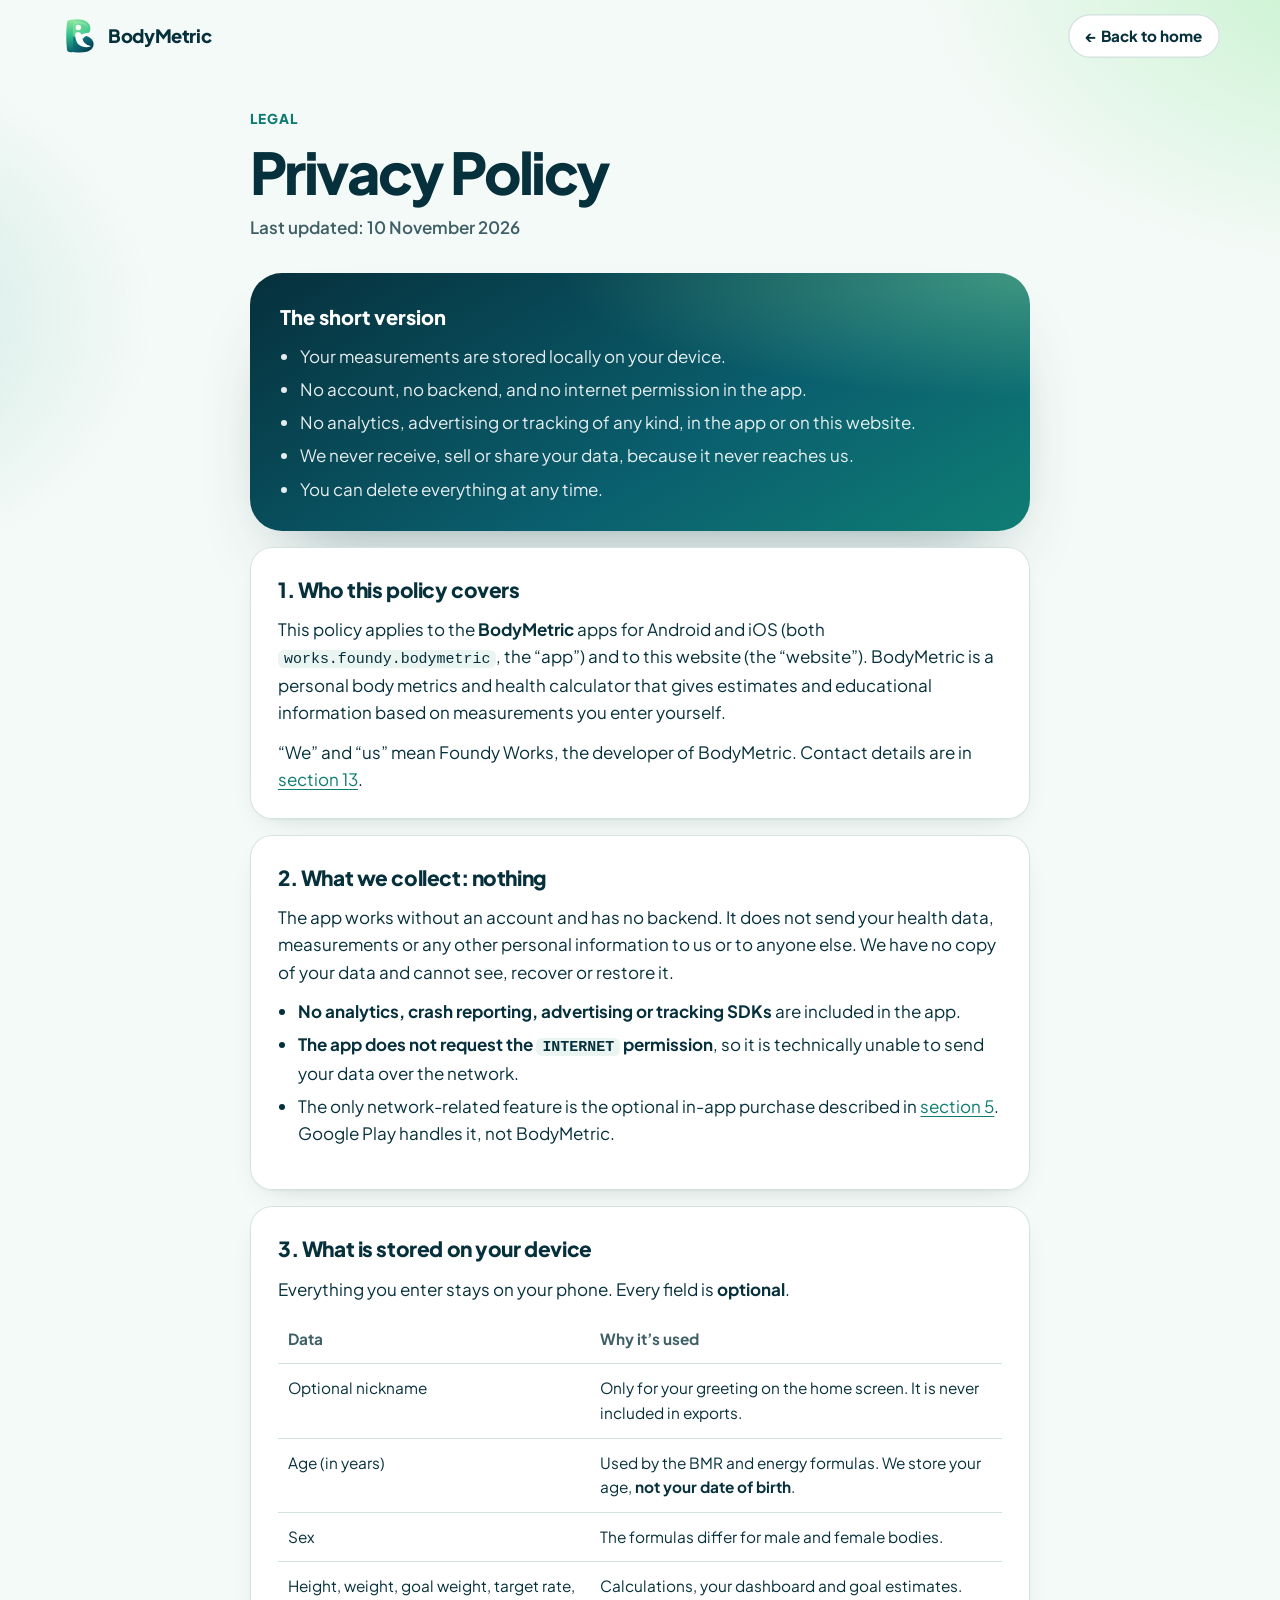
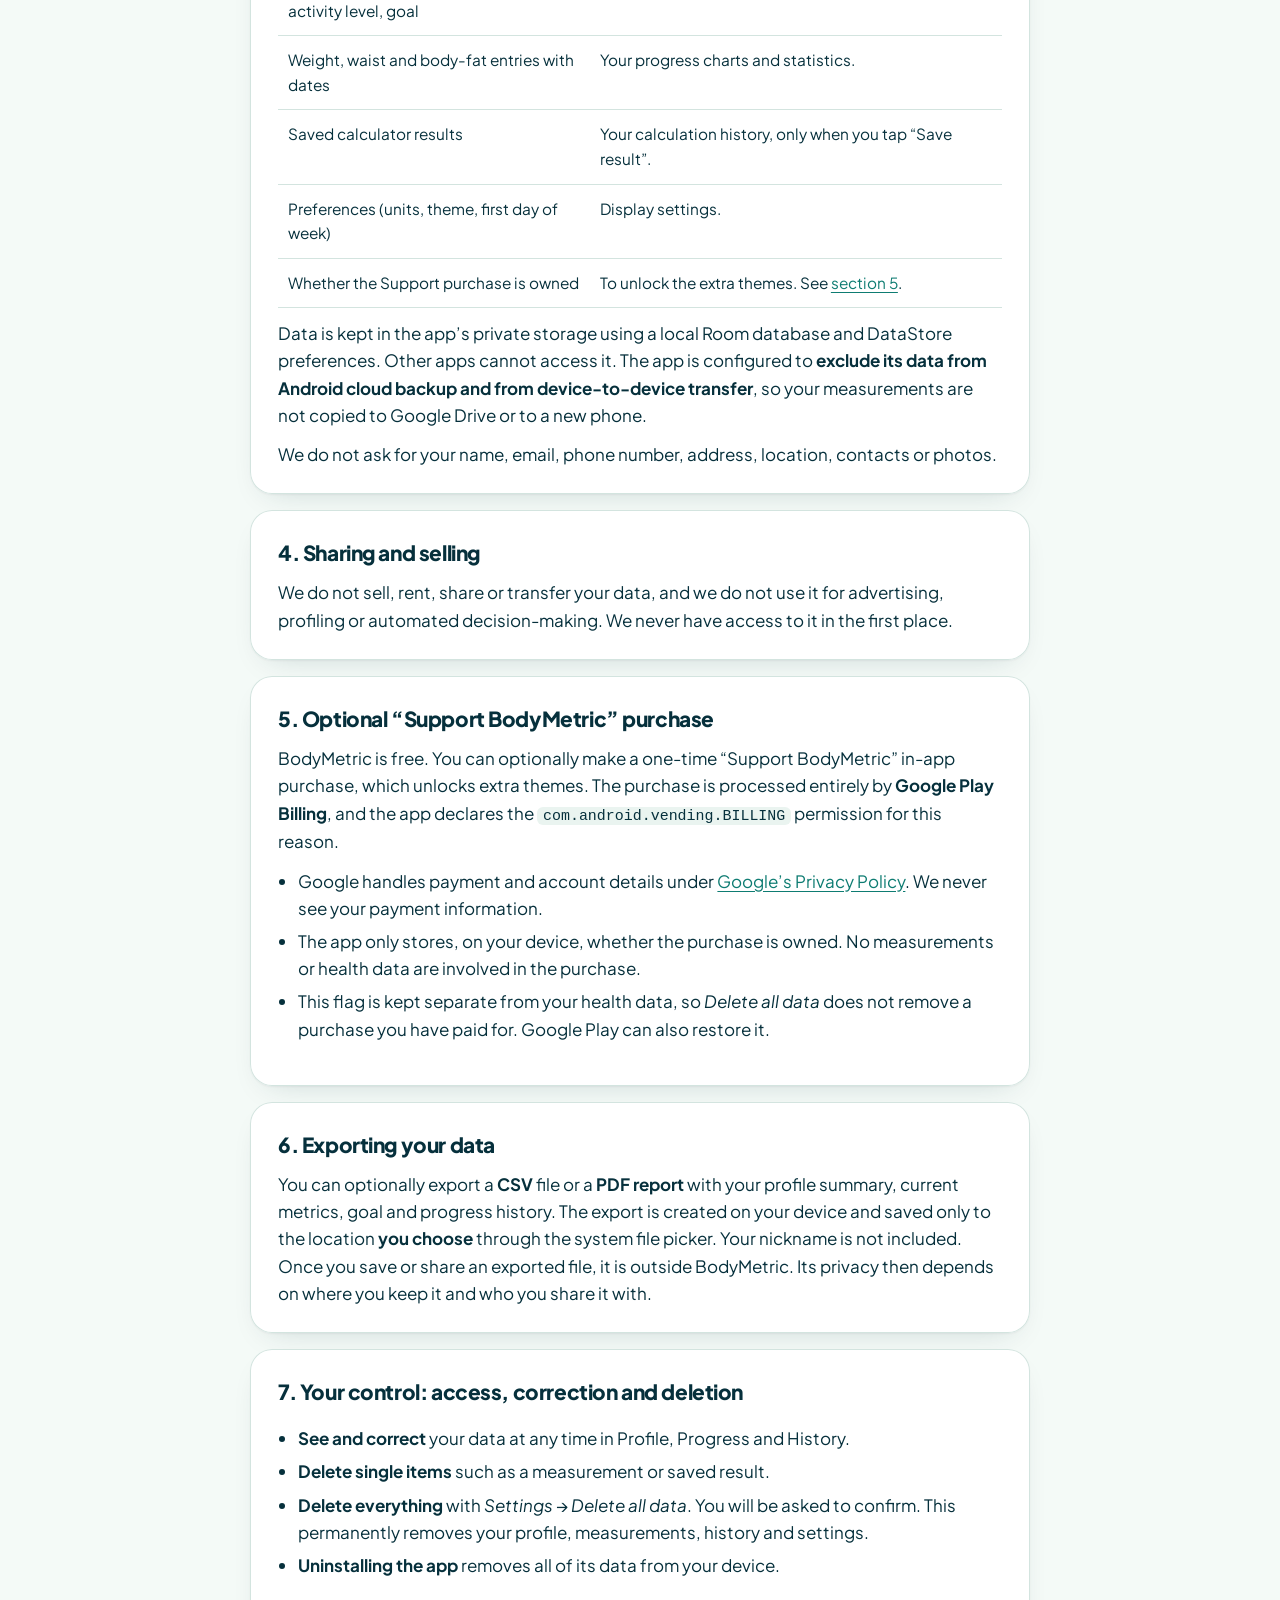
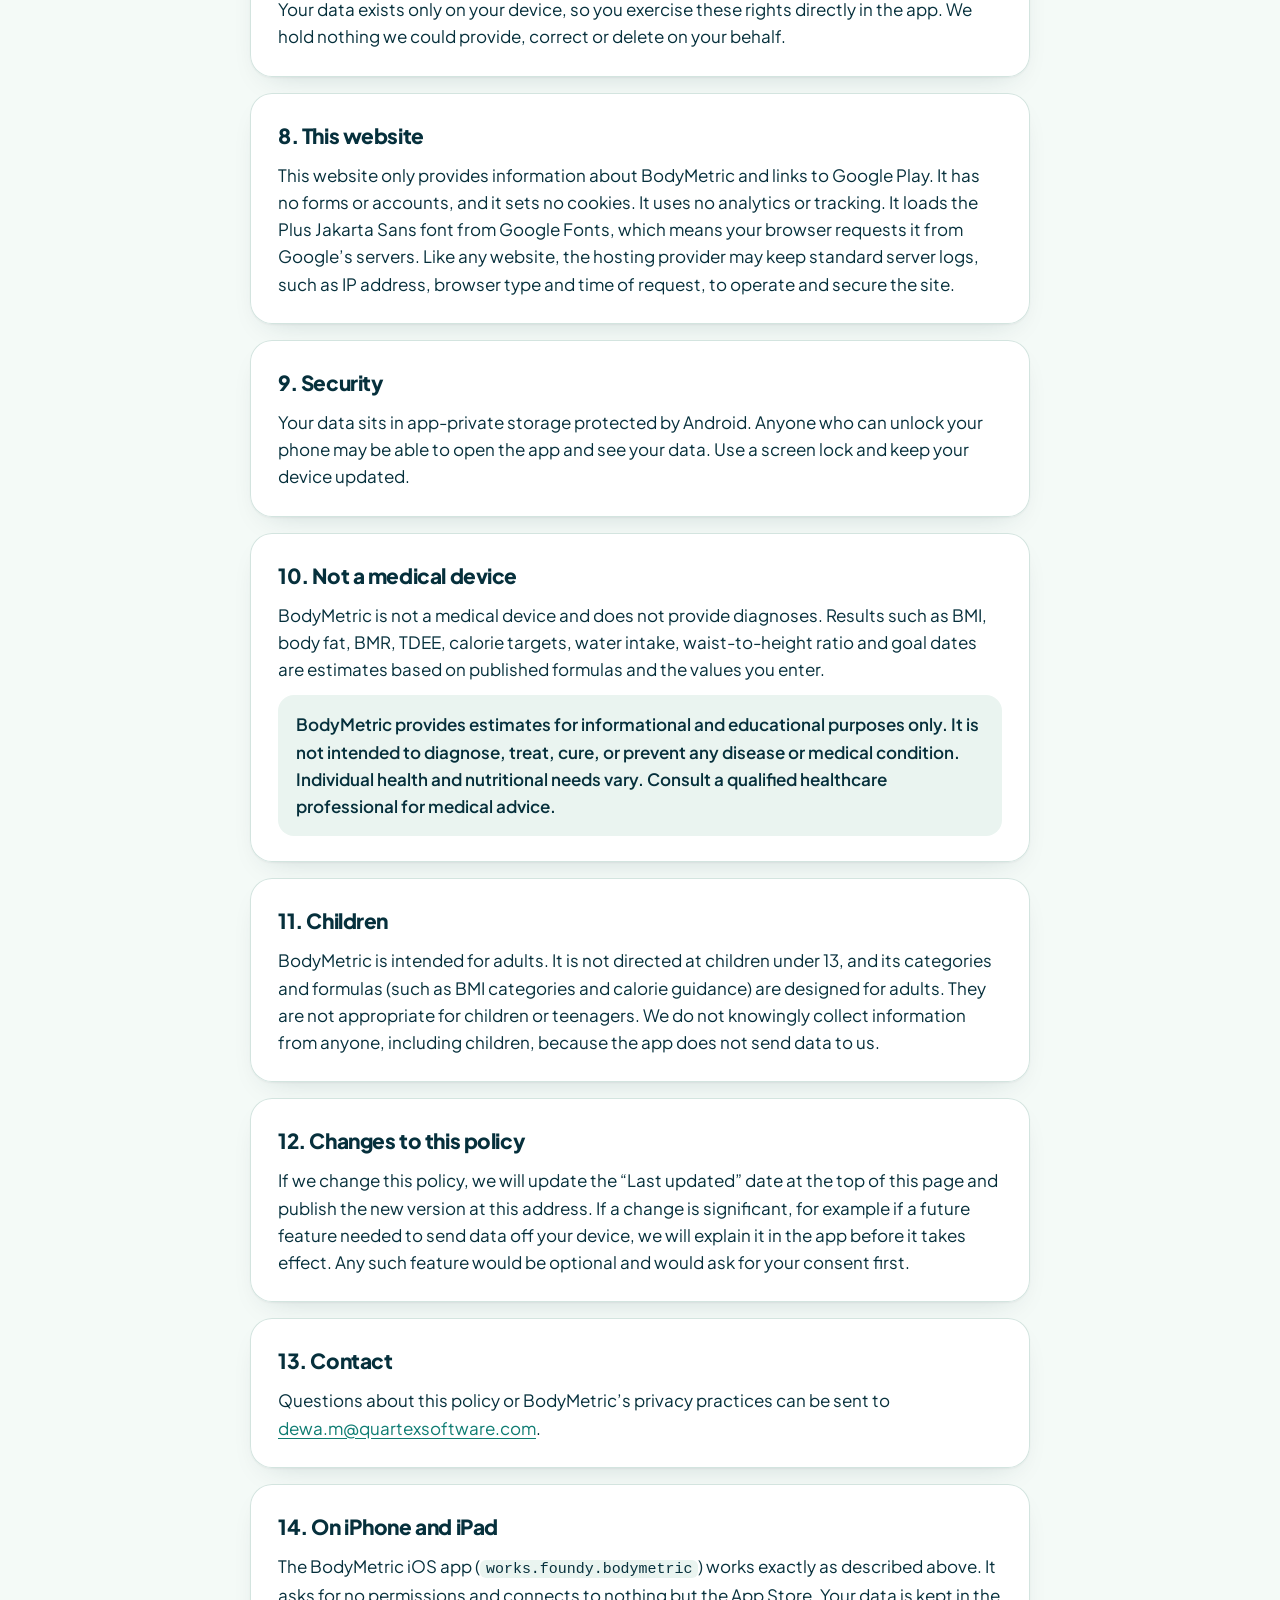
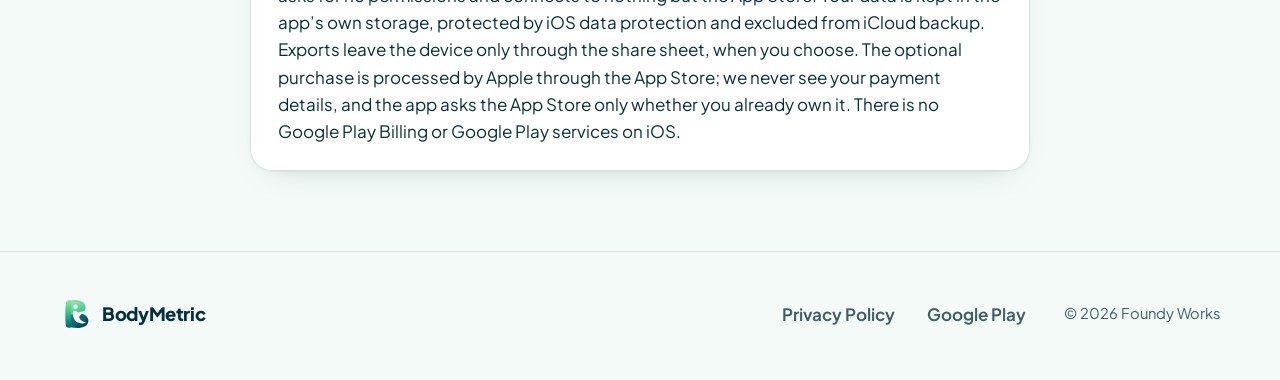
<file: index.html>
<!doctype html>
<html lang="en">
  <head>
    <meta charset="UTF-8" />
    <meta name="viewport" content="width=device-width, initial-scale=1.0, viewport-fit=cover" />
    <title>Privacy Policy · BodyMetric</title>
    <meta name="description" content="Privacy Policy for the BodyMetric Android app (works.foundy.bodymetric) and this website. Your measurements stay on your device." />
    <meta name="color-scheme" content="light dark" />
    <meta name="theme-color" content="#f4faf7" media="(prefers-color-scheme: light)" />
    <meta name="theme-color" content="#041f27" media="(prefers-color-scheme: dark)" />
    <link rel="icon" type="image/svg+xml" href="./favicon.svg" />
    <link rel="preconnect" href="https://fonts.googleapis.com" />
    <link rel="preconnect" href="https://fonts.gstatic.com" crossorigin />
    <link rel="stylesheet" href="https://fonts.googleapis.com/css2?family=Plus+Jakarta+Sans:wght@400;500;600;700;800&display=swap" />
    <script type="module" crossorigin src="./assets/main-XAfuY3l-.js"></script>
    <link rel="stylesheet" crossorigin href="./assets/main-B0WSPfbO.css">
  </head>
  <body class="policy-page">
    <svg class="sprite" aria-hidden="true" focusable="false">
      <defs>
        <linearGradient id="bm-stem" x1="0" y1="0" x2="0" y2="1">
          <stop offset="0" stop-color="#8EE89B" />
          <stop offset=".45" stop-color="#34C38F" />
          <stop offset="1" stop-color="#0A5F6E" />
        </linearGradient>
        <linearGradient id="bm-top" x1="0" y1="0" x2="1" y2="1">
          <stop offset="0" stop-color="#8EE89B" />
          <stop offset="1" stop-color="#34C38F" />
        </linearGradient>
        <linearGradient id="bm-bottom" x1="0" y1="0" x2="1" y2="1">
          <stop offset="0" stop-color="#129184" />
          <stop offset=".55" stop-color="#0A5F6E" />
          <stop offset="1" stop-color="#06303C" />
        </linearGradient>
        <symbol id="bm-logo" viewBox="0 0 120 120">
          <path d="M37 58C83 52 108 66 106 88C104 108 80 116 44 111C40 110 37 108 37 104Z" fill="url(#bm-bottom)" />
          <path d="M37 9C70 3 96 14 96 36C96 55 79 63 46 62C40 62 37 60 37 56Z" fill="url(#bm-top)" />
          <path d="M22 18C22 11 29 7 41 9.5V110.5C29 113 22 109 22 102C19 76 19 44 22 18Z" fill="url(#bm-stem)" />
          <path d="M44 14C70 12 88 20 89 34C78 22 62 18 44 22Z" fill="#fff" opacity=".18" />
          <circle cx="58" cy="33" r="8.5" fill="#fff" />
          <path d="M49 50C61 45 71 52 71 65C71 79 81 89 98 92C80 100 60 93 53 79C49 70 47 60 49 50Z" fill="#fff" />
          <path d="M64 60C74 51 87 48 99 51C89 54 79 60 72 69Z" fill="#fff" />
        </symbol>
      </defs>
    </svg>

    <a class="skip-link" href="#main">Skip to content</a>

    <header class="site-header" data-header>
      <div class="container header-inner">
        <a class="brand" href="./" aria-label="BodyMetric home">
          <svg class="brand-logo" width="38" height="38" aria-hidden="true"><use href="#bm-logo" /></svg>
          <span class="brand-name">BodyMetric</span>
        </a>
        <a class="button button-ghost button-small" href="./">← Back to home</a>
      </div>
    </header>

    <main id="main" class="container container-narrow policy">
      <header class="policy-head">
        <p class="kicker">Legal</p>
        <h1>Privacy Policy</h1>
        <p class="policy-updated">Last updated: <time datetime="2026-11-10">10 November 2026</time></p>
      </header>

      <div class="policy-summary" role="note" aria-labelledby="summary-title">
        <h2 id="summary-title">The short version</h2>
        <ul>
          <li>Your measurements are stored locally on your device.</li>
          <li>No account, no backend, and no internet permission in the app.</li>
          <li>No analytics, advertising or tracking of any kind, in the app or on this website.</li>
          <li>We never receive, sell or share your data, because it never reaches us.</li>
          <li>You can delete everything at any time.</li>
        </ul>
      </div>

      <section aria-labelledby="scope">
        <h2 id="scope">1. Who this policy covers</h2>
        <p>
          This policy applies to the <strong>BodyMetric</strong> apps for Android and iOS (both
          <code>works.foundy.bodymetric</code>, the “app”) and to this website (the “website”). BodyMetric is a personal
          body metrics and health calculator that gives estimates and educational information based on measurements
          you enter yourself.
        </p>
        <p>
          “We” and “us” mean Foundy Works, the developer of BodyMetric. Contact details are in
          <a href="#contact">section 13</a>.
        </p>
      </section>

      <section aria-labelledby="no-collection">
        <h2 id="no-collection">2. What we collect: nothing</h2>
        <p>
          The app works without an account and has no backend. It does not send your health data, measurements or any
          other personal information to us or to anyone else. We have no copy of your data and cannot see, recover or
          restore it.
        </p>
        <ul>
          <li><strong>No analytics, crash reporting, advertising or tracking SDKs</strong> are included in the app.</li>
          <li>
            <strong>The app does not request the <code>INTERNET</code> permission</strong>, so it is technically unable
            to send your data over the network.
          </li>
          <li>
            The only network-related feature is the optional in-app purchase described in
            <a href="#purchase">section 5</a>. Google Play handles it, not BodyMetric.
          </li>
        </ul>
      </section>

      <section aria-labelledby="stored">
        <h2 id="stored">3. What is stored on your device</h2>
        <p>Everything you enter stays on your phone. Every field is <strong>optional</strong>.</p>
        <div class="table-wrap">
          <table>
            <thead>
              <tr>
                <th scope="col">Data</th>
                <th scope="col">Why it’s used</th>
              </tr>
            </thead>
            <tbody>
              <tr><td>Optional nickname</td><td>Only for your greeting on the home screen. It is never included in exports.</td></tr>
              <tr><td>Age (in years)</td><td>Used by the BMR and energy formulas. We store your age, <strong>not your date of birth</strong>.</td></tr>
              <tr><td>Sex</td><td>The formulas differ for male and female bodies.</td></tr>
              <tr><td>Height, weight, goal weight, target rate, activity level, goal</td><td>Calculations, your dashboard and goal estimates.</td></tr>
              <tr><td>Weight, waist and body-fat entries with dates</td><td>Your progress charts and statistics.</td></tr>
              <tr><td>Saved calculator results</td><td>Your calculation history, only when you tap “Save result”.</td></tr>
              <tr><td>Preferences (units, theme, first day of week)</td><td>Display settings.</td></tr>
              <tr><td>Whether the Support purchase is owned</td><td>To unlock the extra themes. See <a href="#purchase">section 5</a>.</td></tr>
            </tbody>
          </table>
        </div>
        <p>
          Data is kept in the app’s private storage using a local Room database and DataStore preferences. Other apps
          cannot access it. The app is configured to <strong>exclude its data from Android cloud backup and from
          device-to-device transfer</strong>, so your measurements are not copied to Google Drive or to a new phone.
        </p>
        <p>We do not ask for your name, email, phone number, address, location, contacts or photos.</p>
      </section>

      <section aria-labelledby="sharing">
        <h2 id="sharing">4. Sharing and selling</h2>
        <p>
          We do not sell, rent, share or transfer your data, and we do not use it for advertising, profiling or
          automated decision-making. We never have access to it in the first place.
        </p>
      </section>

      <section aria-labelledby="purchase">
        <h2 id="purchase">5. Optional “Support BodyMetric” purchase</h2>
        <p>
          BodyMetric is free. You can optionally make a one-time “Support BodyMetric” in-app purchase, which unlocks
          extra themes. The purchase is processed entirely by <strong>Google Play Billing</strong>, and the app declares
          the <code>com.android.vending.BILLING</code> permission for this reason.
        </p>
        <ul>
          <li>
            Google handles payment and account details under
            <a href="https://policies.google.com/privacy" rel="noopener">Google’s Privacy Policy</a>. We never see your
            payment information.
          </li>
          <li>
            The app only stores, on your device, whether the purchase is owned. No measurements or health data are
            involved in the purchase.
          </li>
          <li>
            This flag is kept separate from your health data, so <em>Delete all data</em> does not remove a purchase you
            have paid for. Google Play can also restore it.
          </li>
        </ul>
      </section>

      <section aria-labelledby="export">
        <h2 id="export">6. Exporting your data</h2>
        <p>
          You can optionally export a <strong>CSV</strong> file or a <strong>PDF report</strong> with your profile summary,
          current metrics, goal and progress history. The export is created on your device and saved only to the
          location <strong>you choose</strong> through the system file picker. Your nickname is not included. Once you
          save or share an exported file, it is outside BodyMetric. Its privacy then depends on where you keep it and who
          you share it with.
        </p>
      </section>

      <section aria-labelledby="control">
        <h2 id="control">7. Your control: access, correction and deletion</h2>
        <ul>
          <li><strong>See and correct</strong> your data at any time in Profile, Progress and History.</li>
          <li><strong>Delete single items</strong> such as a measurement or saved result.</li>
          <li>
            <strong>Delete everything</strong> with <em>Settings → Delete all data</em>. You will be asked to confirm.
            This permanently removes your profile, measurements, history and settings.
          </li>
          <li><strong>Uninstalling the app</strong> removes all of its data from your device.</li>
        </ul>
        <p>
          Your data exists only on your device, so you exercise these rights directly in the app. We hold nothing we
          could provide, correct or delete on your behalf.
        </p>
      </section>

      <section aria-labelledby="website">
        <h2 id="website">8. This website</h2>
        <p>
          This website only provides information about BodyMetric and links to Google Play. It has no forms or accounts,
          and it sets no cookies. It uses no analytics or tracking. It loads the Plus Jakarta Sans font from Google Fonts,
          which means your browser requests it from Google’s servers. Like any website, the hosting provider may keep
          standard server logs, such as IP address, browser type and time of request, to operate and secure the site.
        </p>
      </section>

      <section aria-labelledby="security">
        <h2 id="security">9. Security</h2>
        <p>
          Your data sits in app-private storage protected by Android. Anyone who can unlock your phone may be able to
          open the app and see your data. Use a screen lock and keep your device updated.
        </p>
      </section>

      <section aria-labelledby="medical">
        <h2 id="medical">10. Not a medical device</h2>
        <p>
          BodyMetric is not a medical device and does not provide diagnoses. Results such as BMI, body fat, BMR, TDEE,
          calorie targets, water intake, waist-to-height ratio and goal dates are estimates based on published formulas
          and the values you enter.
        </p>
        <p class="policy-disclaimer">
          BodyMetric provides estimates for informational and educational purposes only. It is not intended to diagnose,
          treat, cure, or prevent any disease or medical condition. Individual health and nutritional needs vary. Consult
          a qualified healthcare professional for medical advice.
        </p>
      </section>

      <section aria-labelledby="children">
        <h2 id="children">11. Children</h2>
        <p>
          BodyMetric is intended for adults. It is not directed at children under 13, and its categories and formulas
          (such as BMI categories and calorie guidance) are designed for adults. They are not appropriate for children or
          teenagers. We do not knowingly collect information from anyone, including children, because the app does not
          send data to us.
        </p>
      </section>

      <section aria-labelledby="changes">
        <h2 id="changes">12. Changes to this policy</h2>
        <p>
          If we change this policy, we will update the “Last updated” date at the top of this page and publish the new
          version at this address. If a change is significant, for example if a future feature needed to send data off
          your device, we will explain it in the app before it takes effect. Any such feature would be optional and would
          ask for your consent first.
        </p>
      </section>

      <section aria-labelledby="contact">
        <h2 id="contact">13. Contact</h2>
        <p>
          Questions about this policy or BodyMetric’s privacy practices can be sent to
          <a href="mailto:dewa.m@quartexsoftware.com">dewa.m@quartexsoftware.com</a>.
        </p>
      </section>

      <section aria-labelledby="ios">
        <h2 id="ios">14. On iPhone and iPad</h2>
        <p>
          The BodyMetric iOS app (<code>works.foundy.bodymetric</code>) works exactly as described above. It asks for
          no permissions and connects to nothing but the App Store. Your data is kept in the app&rsquo;s own storage,
          protected by iOS data protection and excluded from iCloud backup. Exports leave the device only through the
          share sheet, when you choose. The optional purchase is processed by Apple through the App Store; we never see your payment details, and the app asks the App Store only whether you already own it. There is no Google Play Billing or Google Play services on iOS.
        </p>
      </section>
    </main>

    <footer class="site-footer">
      <div class="container footer-inner">
        <a class="brand" href="./" aria-label="BodyMetric home">
          <svg class="brand-logo" width="32" height="32" aria-hidden="true"><use href="#bm-logo" /></svg>
          <span class="brand-name">BodyMetric</span>
        </a>
        <nav aria-label="Footer">
          <ul>
            <li><a href="./privacy-policy.html" aria-current="page">Privacy Policy</a></li>
            <li><a href="https://play.google.com/store/apps/details?id=works.foundy.bodymetric" rel="noopener">Google Play</a></li>
          </ul>
        </nav>
        <p class="copyright">© 2026 Foundy Works</p>
      </div>
    </footer>
  </body>
</html>
</file>
<file: assets/main-B0WSPfbO.css>
:root{--lightningcss-light:initial;--lightningcss-dark: ;color-scheme:light;--leaf:#8ee89b;--emerald:#34c38f;--teal:#129184;--deep-teal:#0a5f6e;--ink:#06303c;--bg:#f4faf7;--surface:#fff;--surface-2:#eaf4f0;--text:#06303c;--text-muted:#3f5f66;--line:#d3e4df;--accent:#0e7c72;--accent-soft:#34c38f24;--glow-1:#8ee89b73;--glow-2:#1291842e;--glass:#f4faf7c7;--btn-grad:linear-gradient(135deg, #0e7c72 0%, #0a5f6e 100%);--btn-text:#fff;--btn-glow:0 14px 30px -14px #0a5f6eb3;--panel-grad:linear-gradient(150deg, #06303c 0%, #0a5f6e 60%, #0f7d74 100%);--panel-glow:radial-gradient(100% 80% at 100% 0%, #8ee89b66, transparent 60%);--tile-border:linear-gradient(140deg, #34c38f99, #1291841f 50%, #06303c14);--shadow-1:0 1px 2px #06303c0d, 0 12px 32px -18px #06303c38;--shadow-2:0 40px 80px -40px #06303c73;--focus:#0b57d0;--radius-m:22px;--radius-l:32px;--pill:999px;--font:"Plus Jakarta Sans", ui-sans-serif, system-ui, -apple-system, "Segoe UI", Roboto, "Helvetica Neue", Arial, sans-serif;--ease:cubic-bezier(.22, 1, .36, 1)}@media (prefers-color-scheme:dark){:root{--lightningcss-light: ;--lightningcss-dark:initial;color-scheme:dark;--bg:#041f27;--surface:#082a34;--surface-2:#0c3540;--text:#e6f4f1;--text-muted:#a9c7c6;--line:#17434d;--accent:#6ee6b6;--accent-soft:#6ee6b61f;--glow-1:#34c38f38;--glow-2:#12918447;--glass:#041f27bd;--btn-grad:linear-gradient(135deg, #3dd598 0%, #1ba48f 100%);--btn-text:#04212a;--btn-glow:0 16px 34px -14px #3dd59880;--panel-grad:linear-gradient(150deg, #0b3d48 0%, #06303c 55%, #052630 100%);--panel-glow:radial-gradient(100% 80% at 100% 0%, #3dd5984d, transparent 60%);--tile-border:linear-gradient(140deg, #6ee6b673, #12918424 50%, #ffffff0a);--shadow-1:0 1px 2px #0000004d, 0 16px 36px -20px #000000b3;--shadow-2:0 40px 80px -40px #000c;--focus:#a8c7fa}}*,:before,:after{box-sizing:border-box}html{scroll-behavior:smooth;-webkit-text-size-adjust:100%;-moz-text-size-adjust:100%;text-size-adjust:100%;scroll-padding-top:88px}body{font-family:var(--font);background-color:var(--bg);color:var(--text);-webkit-font-smoothing:antialiased;margin:0;font-size:1.0625rem;line-height:1.6;overflow-x:hidden}body:before{content:"";z-index:-1;pointer-events:none;background:radial-gradient(55vmax 40vmax at 105% -5%, var(--glow-1), transparent 60%), radial-gradient(45vmax 35vmax at -15% 35%, var(--glow-2), transparent 60%);position:fixed;inset:0;transform:translateZ(0)}h1,h2,h3,p{margin:0}a{color:var(--accent);text-underline-offset:3px}:focus-visible{outline:3px solid var(--focus);outline-offset:3px;border-radius:8px}code{background:var(--surface-2);border-radius:6px;padding:1px 6px;font-size:.88em}.sprite{width:0;height:0;position:absolute;overflow:hidden}.skip-link{z-index:100;border-radius:var(--pill);background:var(--btn-grad);color:var(--btn-text);padding:12px 18px;font-weight:700;text-decoration:none;position:absolute;top:-64px;left:16px}.skip-link:focus{top:12px}.container{width:min(1160px,100% - 32px);margin-inline:auto}.container-narrow{width:min(780px,100% - 32px)}.site-header{z-index:20;transition:background-color .3s var(--ease), box-shadow .3s var(--ease);position:sticky;top:0}.site-header.is-scrolled{background:var(--glass);box-shadow:0 1px 0 var(--line);-webkit-backdrop-filter:blur(12px)}.header-inner{align-items:center;gap:24px;min-height:72px;display:flex}.brand{color:var(--text);align-items:center;gap:10px;margin-right:auto;text-decoration:none;display:inline-flex}.brand-name{letter-spacing:-.02em;font-size:1.15rem;font-weight:800}.site-nav ul,.site-footer ul{gap:4px;margin:0;padding:0;list-style:none;display:flex}.site-nav a,.site-footer nav a{border-radius:var(--pill);min-height:44px;color:var(--text-muted);transition:color .2s var(--ease), background-color .2s var(--ease);align-items:center;padding:0 14px;font-weight:650;text-decoration:none;display:inline-flex}.site-nav a:hover,.site-footer nav a:hover{color:var(--text);background:var(--accent-soft)}.button{border-radius:var(--pill);min-height:52px;transition:transform .25s var(--ease), box-shadow .25s var(--ease), filter .25s var(--ease), background-color .25s var(--ease);justify-content:center;align-items:center;gap:8px;padding:0 26px;font-weight:750;text-decoration:none;display:inline-flex}.button:hover{transform:translateY(-2px)}.button-primary{background:var(--btn-grad);color:var(--btn-text);box-shadow:var(--btn-glow)}.button-primary:hover{filter:brightness(1.08)}.button-ghost{color:var(--text);background:var(--surface);box-shadow:inset 0 0 0 1.5px var(--line)}.button-light{color:var(--ink);background:#fff;box-shadow:0 14px 30px -14px #00000080}.button-small{min-height:44px;padding:0 18px;font-size:.95rem}.play-button{background:var(--btn-grad);min-height:60px;color:var(--btn-text);box-shadow:var(--btn-glow);transition:transform .25s var(--ease), filter .25s var(--ease);border-radius:18px;align-items:center;gap:12px;padding:8px 26px 8px 20px;text-decoration:none;display:inline-flex}.play-button:hover{filter:brightness(1.08);transform:translateY(-2px)}.play-text{line-height:1.15;display:grid}.play-small{letter-spacing:.06em;text-transform:uppercase;font-size:.75rem;font-weight:600}.play-big{letter-spacing:-.01em;font-size:1.25rem;font-weight:800}.hero{padding:48px 0 96px}.hero-grid{grid-template-columns:1.1fr .9fr;align-items:center;gap:56px;display:grid}.eyebrow,.kicker{letter-spacing:.08em;text-transform:uppercase;color:var(--accent);align-items:center;gap:8px;margin-bottom:20px;font-size:.85rem;font-weight:800;display:inline-flex}.eyebrow{border-radius:var(--pill);background:var(--surface);box-shadow:inset 0 0 0 1px var(--line), var(--shadow-1);letter-spacing:.04em;padding:6px 14px 6px 8px}.hero h1{letter-spacing:-.045em;text-wrap:balance;font-size:clamp(2.6rem,6.4vw,4.6rem);font-weight:800;line-height:1.02}.gradient-text{background:linear-gradient(100deg,#0a5f6e 0%,#0e7c72 45%,#18946c 100%);color:#0000;-webkit-background-clip:text;background-clip:text}@media (prefers-color-scheme:dark){.gradient-text{background-image:linear-gradient(100deg, var(--leaf), var(--emerald) 60%, #5ad7c7)}}.lead{max-width:52ch;color:var(--text-muted);margin-top:24px;font-size:1.2rem}.cta-row{flex-wrap:wrap;align-items:center;gap:14px;margin-top:36px;display:flex}.hero-points{color:var(--text-muted);flex-wrap:wrap;gap:10px 22px;margin:28px 0 0;padding:0;font-size:.95rem;font-weight:650;list-style:none;display:flex}.hero-points li{align-items:center;gap:6px;display:inline-flex}.hero-points svg{color:var(--accent)}.phone-wrap{place-items:center;margin:0;display:grid;position:relative}.phone{z-index:1;aspect-ratio:9/19;width:min(320px,82vw);box-shadow:var(--shadow-2), inset 0 0 0 2px #ffffff1a, 0 0 0 10px #06303c0f;will-change:transform;background:linear-gradient(160deg,#0b3a45,#041f27);border-radius:48px;padding:12px;animation:7s ease-in-out infinite float;position:relative;transform:rotate(-3deg)}@keyframes float{50%{transform:rotate(-3deg)translateY(-12px)}}.phone-notch{z-index:2;border-radius:var(--pill);background:#041f27;width:86px;height:22px;position:absolute;top:22px;left:50%;transform:translate(-50%)}.screen{color:#06303c;background:radial-gradient(120% 60% at 100% 0,#8ee89b59,#0000 60%),#f4faf7;border-radius:38px;flex-direction:column;gap:10px;height:100%;padding:48px 16px 14px;font-size:11px;line-height:1.3;display:flex;overflow:hidden}.scr-top{align-items:center;gap:6px;font-size:12px;font-weight:800;display:flex}.scr-greet{color:#0e7c72;margin-top:4px;font-weight:700}.scr-title{letter-spacing:-.03em;font-size:20px;font-weight:800;line-height:1.1}.scr-hero{color:#fff;background:var(--panel-glow), linear-gradient(150deg, #06303c 0%, #0a5f6e 62%, #0f7d74 100%);border-radius:20px;justify-items:start;gap:4px;padding:14px;display:grid;position:relative;box-shadow:0 14px 28px -16px #06303cb3}.scr-label{opacity:.85;font-weight:700}.scr-big{letter-spacing:-.05em;font-size:40px;font-weight:800;line-height:1}.scr-badge{border-radius:var(--pill);background:#ffffff29;padding:2px 9px;font-weight:800}.scr-gauge{gap:3px;width:100%;height:6px;margin-top:10px;display:flex;position:relative}.scr-gauge i{border-radius:var(--pill);opacity:.5;height:100%}.scr-gauge .g1{background:#6aa7e8;width:14%}.scr-gauge .g2{opacity:1;background:#34c38f;width:26%}.scr-gauge .g3{background:#f0b44c;width:20%}.scr-gauge .g4{background:#ee7a6c;width:40%}.scr-gauge b{background:#fff;border:3px solid #06303c;border-radius:50%;width:13px;height:13px;position:absolute;top:50%;transform:translate(-50%,-50%)}.scr-tiles{grid-template-columns:1fr 1fr;gap:8px;display:grid}.scr-tile{background:#fff;border-radius:14px;gap:1px;padding:10px;display:grid;box-shadow:inset 0 0 0 1px #d3e4df}.scr-tile span{color:#3f5f66;font-size:10px;font-weight:700}.scr-tile strong{letter-spacing:-.02em;font-size:15px;font-weight:800}.scr-tile em{color:#0e7c72;font-size:10px;font-style:normal;font-weight:700}.scr-chart{background:#fff;border-radius:14px;gap:4px;padding:10px;font-weight:800;display:grid;box-shadow:inset 0 0 0 1px #d3e4df}.scr-chart svg{width:100%;height:46px}.scr-nav{border-radius:var(--pill);background:#ffffffd9;grid-template-columns:repeat(4,1fr);gap:6px;margin-top:auto;padding:6px;display:grid;box-shadow:0 8px 20px -10px #06303c66}.scr-nav i{border-radius:var(--pill);height:22px}.scr-nav i:after{content:"";background:#8aa8ad;border-radius:3px;width:10px;height:10px;margin:6px auto;display:block}.scr-nav .on{background:#34c38f38}.scr-nav .on:after{background:#0e7c72}.orb{pointer-events:none;border-radius:50%;position:absolute}.orb-1{background:radial-gradient(circle,#8ee89b80,#0000 68%);width:340px;height:340px;top:-4%;right:-6%}.orb-2{background:radial-gradient(circle,#12918461,#0000 68%);width:380px;height:380px;bottom:-6%;left:-4%}.section{padding:96px 0}.section-tint{background:linear-gradient(180deg, transparent, var(--accent-soft) 30%, var(--accent-soft) 70%, transparent)}.section-head{max-width:680px;margin-bottom:48px}.section-head h2,.privacy-copy h2,.cta-panel h2{letter-spacing:-.04em;text-wrap:balance;font-size:clamp(2rem,4.4vw,3.1rem);font-weight:800;line-height:1.08}.section-head p:not(.kicker){color:var(--text-muted);margin-top:16px;font-size:1.12rem}.calc-grid{grid-template-columns:repeat(4,minmax(0,1fr));gap:16px;margin:0;padding:0;list-style:none;display:grid}.calc-card{border-radius:var(--radius-m);background:linear-gradient(var(--surface), var(--surface)) padding-box, var(--tile-border) border-box;box-shadow:var(--shadow-1);transition:transform .35s var(--ease), box-shadow .35s var(--ease);border:1px solid #0000;align-content:start;gap:8px;padding:26px 22px 22px;display:grid;position:relative;overflow:hidden}.calc-card:after{content:"";background:radial-gradient(circle, var(--accent-soft), transparent 70%);width:140px;height:140px;transition:transform .4s var(--ease);border-radius:50%;position:absolute;top:-50px;right:-50px}.calc-card:hover{box-shadow:var(--shadow-2);transform:translateY(-4px)}.calc-card:hover:after{transform:scale(1.4)}.calc-num{background:var(--accent-soft);width:40px;height:40px;color:var(--accent);border-radius:50%;place-items:center;margin-bottom:10px;font-size:.85rem;font-weight:800;display:inline-grid}.calc-card h3,.feature h3{letter-spacing:-.02em;font-size:1.2rem;font-weight:800}.calc-card p,.feature p{color:var(--text-muted);font-size:.98rem}.tag{border-radius:var(--pill);background:var(--surface-2);color:var(--text);justify-self:start;margin-top:8px;padding:4px 12px;font-size:.8rem;font-weight:700}.feature-grid{grid-template-columns:repeat(4,minmax(0,1fr));gap:16px;display:grid}.feature{border-radius:var(--radius-m);background:var(--surface);box-shadow:inset 0 0 0 1px var(--line), var(--shadow-1);align-content:start;gap:10px;padding:28px;display:grid}.feature-wide{grid-template:"title art""text art"1fr/1fr 1.1fr;grid-column:span 4;column-gap:40px}.feature-wide .feature-art{grid-area:art;align-self:center}.feature-wide h3{grid-area:title;align-self:end;font-size:1.6rem}.feature-wide p{grid-area:text;align-self:start;font-size:1.05rem}.feature-art{background:var(--surface-2);border-radius:20px;padding:20px}.feature-art svg{width:100%;height:160px;display:block}.goal-line{stroke:var(--accent);stroke-width:1.5px;stroke-dasharray:6 6;opacity:.7}.trend-line{fill:none;stroke:var(--emerald);stroke-width:4px;stroke-linecap:round}.dot{fill:var(--surface);stroke:var(--emerald);stroke-width:3px}.privacy-panel{border-radius:var(--radius-l);color:#fff;background:var(--panel-glow), var(--panel-grad);box-shadow:var(--shadow-2);grid-template-columns:1fr 1fr;gap:48px;padding:clamp(32px,6vw,64px);display:grid;position:relative;overflow:hidden}.privacy-panel:after{content:"";pointer-events:none;background:radial-gradient(circle,#8ee89b38,#0000 70%);border-radius:50%;width:320px;height:320px;position:absolute;bottom:-120px;left:-80px}.privacy-copy{z-index:1;align-content:center;justify-items:start;gap:20px;display:grid;position:relative}.privacy-copy p:not(.kicker){color:#ffffffdb;font-size:1.12rem}.kicker-light{color:var(--leaf);margin-bottom:0}.privacy-list{z-index:1;gap:12px;margin:0;padding:0;list-style:none;display:grid;position:relative}.privacy-list li{background:#ffffff14;border-radius:18px;gap:14px;padding:16px 18px;display:flex;box-shadow:inset 0 0 0 1px #ffffff1f}.privacy-list svg{color:var(--leaf);flex:none;margin-top:2px}.privacy-list span{color:#ffffffd1;font-size:.95rem;display:grid}.privacy-list strong{color:#fff;font-size:1.02rem}.faq{gap:12px;display:grid}.faq details{background:var(--surface);box-shadow:inset 0 0 0 1px var(--line), var(--shadow-1);transition:box-shadow .25s var(--ease);border-radius:20px}.faq details[open]{box-shadow:inset 0 0 0 1.5px var(--accent), var(--shadow-1)}.faq summary{cursor:pointer;border-radius:20px;justify-content:space-between;align-items:center;gap:16px;min-height:64px;padding:16px 22px;font-size:1.08rem;font-weight:750;list-style:none;display:flex}.faq summary::-webkit-details-marker{display:none}.faq summary:after{content:"";border-right:2.5px solid var(--accent);border-bottom:2.5px solid var(--accent);width:10px;height:10px;transition:transform .3s var(--ease);flex:none;margin-right:4px;transform:rotate(45deg)translateY(-3px)}.faq details[open] summary:after{transform:rotate(-135deg)translateY(-3px)}.faq details p{color:var(--text-muted);padding:0 22px 20px}.cta-panel{border-radius:var(--radius-l);text-align:center;background:radial-gradient(80% 100% at 50% 0%, var(--accent-soft), transparent 70%), var(--surface);box-shadow:inset 0 0 0 1px var(--line), var(--shadow-1);justify-items:center;gap:16px;padding:clamp(40px,7vw,72px) 24px;display:grid}.cta-panel p{color:var(--text-muted);margin-bottom:12px;font-size:1.12rem}.cta-logo{border-radius:24px;box-shadow:0 18px 30px -18px #12918499}.disclaimer{border:1px dashed var(--line);color:var(--text-muted);border-radius:20px;margin-top:32px;padding:20px 24px;font-size:.92rem}.disclaimer strong{color:var(--text)}.site-footer{border-top:1px solid var(--line);padding:40px 0 48px}.footer-inner{flex-wrap:wrap;align-items:center;gap:16px 24px;display:flex}.copyright{color:var(--text-muted);font-size:.92rem}.policy{padding:32px 0 80px}.policy-head h1{letter-spacing:-.045em;font-size:clamp(2.4rem,7vw,3.6rem);font-weight:800;line-height:1.04}.policy-head .kicker{margin-bottom:12px}.policy-updated{color:var(--text-muted);margin:12px 0 32px;font-weight:600}.policy-summary{border-radius:var(--radius-l);color:#fff;background:var(--panel-glow), var(--panel-grad);box-shadow:var(--shadow-2);padding:28px 30px}.policy-summary h2{margin-bottom:10px;font-size:1.25rem;font-weight:800}.policy-summary ul{color:#ffffffe6;margin:0;padding-left:1.2em}.policy section{border-radius:var(--radius-m);background:var(--surface);box-shadow:inset 0 0 0 1px var(--line), var(--shadow-1);margin-top:16px;padding:26px 28px}.policy section h2{letter-spacing:-.02em;margin-bottom:10px;font-size:1.3rem;font-weight:800}.policy section p+p,.policy section p+ul,.policy section ul+p,.policy section .table-wrap+p{margin-top:12px}.policy ul{padding-left:1.2em}.policy li+li{margin-top:6px}.policy p,.policy li{overflow-wrap:anywhere}.table-wrap{margin-top:12px;overflow-x:auto}.policy table{border-collapse:collapse;width:100%;font-size:.96rem}.policy th,.policy td{border-bottom:1px solid var(--line);text-align:left;vertical-align:top;padding:12px 10px}.policy th{color:var(--text-muted);font-weight:700}.policy-disclaimer{background:var(--surface-2);border-radius:16px;padding:16px 18px;font-weight:600}.placeholder{color:#5c3c00;background:#fbecc8;border-radius:6px;padding:1px 8px}.js-reveal .reveal{opacity:0;transition:opacity .8s var(--ease), transform .8s var(--ease);transform:translateY(24px)}.js-reveal .reveal.is-visible{opacity:1;transform:none}.calc-grid .reveal:nth-child(4n+2){transition-delay:60ms}.calc-grid .reveal:nth-child(4n+3){transition-delay:.12s}.calc-grid .reveal:nth-child(4n+4){transition-delay:.18s}@media (max-width:1000px){.calc-grid,.feature-grid{grid-template-columns:repeat(2,minmax(0,1fr))}.feature-wide{grid-column:span 2}}@media (max-width:860px){.hero{padding-top:24px}.hero-grid,.privacy-panel{grid-template-columns:1fr}.hero-grid{gap:64px}.feature-wide{grid-template-columns:1fr;grid-template-areas:"art""title""text"}.site-nav{display:none}}@media (max-width:560px){.calc-grid,.feature-grid{grid-template-columns:1fr}.feature-wide{grid-column:auto}.section{padding:72px 0}.cta-row>*{justify-content:center;width:100%}.policy section{padding:22px 20px}}@media (prefers-reduced-motion:reduce){html{scroll-behavior:auto}*,:before,:after{transition:none!important;animation:none!important}}@media print{.site-header,.skip-link,body:before{display:none}.policy section,.policy-summary{box-shadow:none;break-inside:avoid;border:1px solid #ccc}}
</file>
